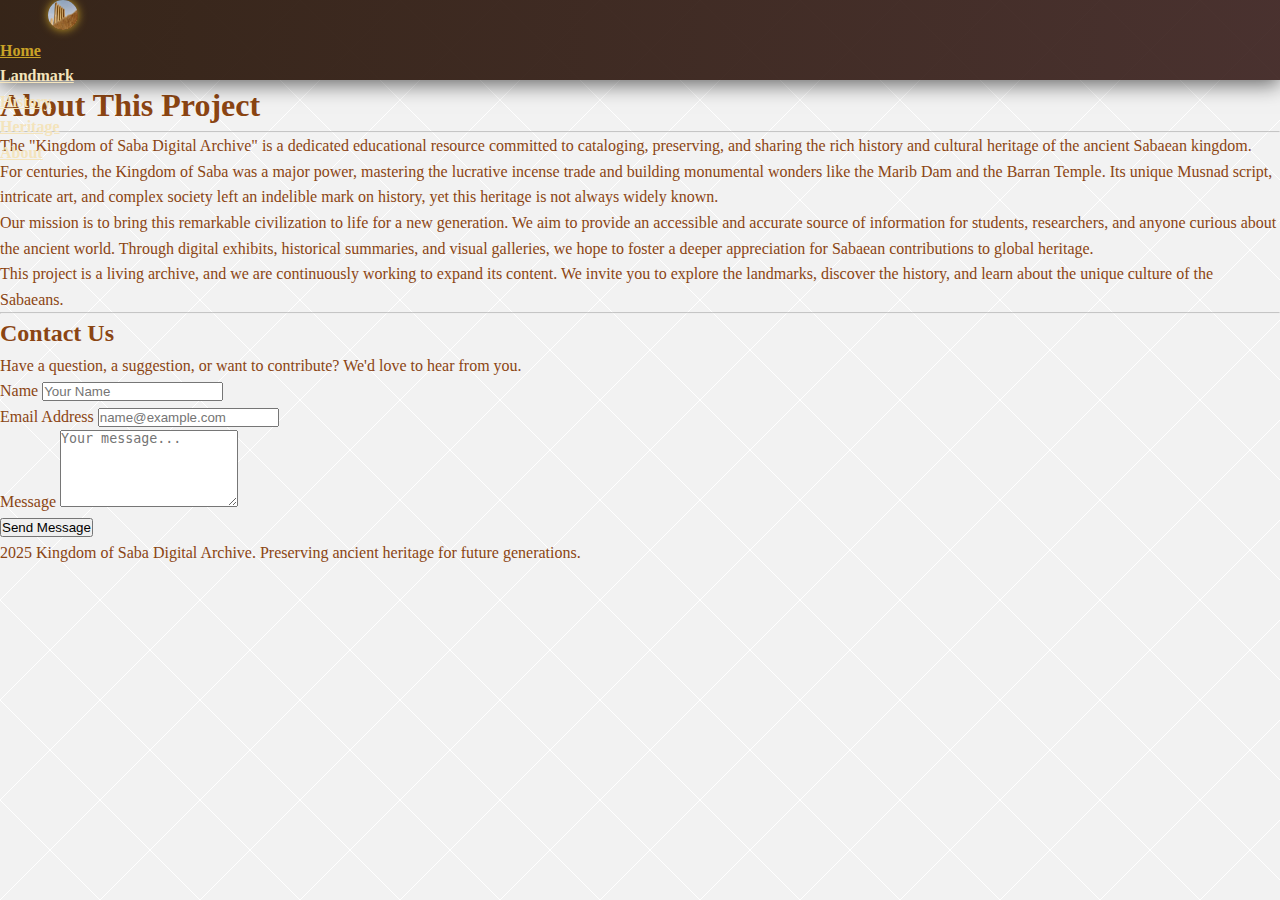
<file: about.html>
<!DOCTYPE html>
<html lang="en">
<head>
    <meta charset="UTF-8">
    <meta name="viewport" content="width=device-width, initial-scale=1.0">
    <link
      href="https://cdn.jsdelivr.net/npm/bootstrap@5.3.8/dist/css/bootstrap.min.css"
      rel="stylesheet"
      integrity="sha384-sRIl4kxILFvY47J16cr9ZwB07vP4J8+LH7qKQnuqkuIAvNWLzeN8tE5YBujZqJLB"
      crossorigin="anonymous"
    />
    <link rel="stylesheet" href="/css/styles.css">
    <title>Document</title>
</head>
<body>
     <nav class="navbar navbar-expand-lg navbar-light bg-light">
    <div class="container-fluid">
     <img src="images/logo.jpg" alt="Logo" width="30" height="30" class="logo">
      <button class="navbar-toggler" type="button" data-bs-toggle="collapse" data-bs-target="#navbarNav"
        aria-controls="navbarNav" aria-expanded="false" aria-label="Toggle navigation">
        <span class="navbar-toggler-icon"></span>
      </button>
      <div class="collapse navbar-collapse" id="navbarNav">
        <ul class="navbar-nav ms-auto">
          <li class="nav-item"><a class="nav-link active" aria-current="page" href="index.html">Home</a></li>
          <li class="nav-item"><a class="nav-link" href="landmark.html">Landmark</a></li>
          <li class="nav-item"><a class="nav-link" href="history.html">History</a></li>
          <li class="nav-item"><a class="nav-link" href="heritage.html">Heritage</a></li>
          <li class="nav-item"><a class="nav-link" href="about.html">About</a></li>
        </ul>
      </div>
    </div>
  </nav>


 <div class="container my-5">
      <div class="row">
        <div class="col-lg-10 mx-auto">
          <!-- Title from the PDF wireframe -->
          <h1 class="display-4 text-center">About This Project</h1>
          <hr class="my-4" />

          <!-- Content from the PDF -->
          <p class="lead">
            The "Kingdom of Saba Digital Archive" is a dedicated educational
            resource committed to cataloging, preserving, and sharing the rich
            history and cultural heritage of the ancient Sabaean kingdom.
          </p>
          <p>
            For centuries, the Kingdom of Saba was a major power, mastering the
            lucrative incense trade and building monumental wonders like the
            Marib Dam and the Barran Temple. Its unique Musnad script, intricate
            art, and complex society left an indelible mark on history, yet this
            heritage is not always widely known.
          </p>
          <p>
            Our mission is to bring this remarkable civilization to life for a
            new generation. We aim to provide an accessible and accurate source
            of information for students, researchers, and anyone curious about
            the ancient world. Through digital exhibits, historical summaries,
            and visual galleries, we hope to foster a deeper appreciation for
            Sabaean contributions to global heritage.
          </p>
          <p>
            This project is a living archive, and we are continuously working
            to expand its content. We invite you to explore the landmarks,
            discover the history, and learn about the unique culture of the
            Sabaeans.
          </p>

          <!-- === NEW CONTACT FORM SECTION === -->
          <hr class="my-5" />

          <h2 class="text-center mb-4">Contact Us</h2>
          <p class="text-center text-muted mb-4">
            Have a question, a suggestion, or want to contribute? We'd love to
            hear from you.
          </p>

          <div class="row justify-content-center">
            <div class="col-lg-8">
              <!-- Simple form. 'action' and 'method' are placeholders. -->
              <form id="contactForm">
                <!-- Name input -->
                <div class="mb-3">
                  <label for="name" class="form-label">Name</label>
                  <input
                    type="text"
                    class="form-control"
                    id="name"
                    placeholder="Your Name"
                    required
                  />
                </div>
                <!-- Email input -->
                <div class="mb-3">
                  <label for="email" class="form-label">Email Address</label>
                  <input
                    type="email"
                    class="form-control"
                    id="email"
                    placeholder="name@example.com"
                    required
                  />
                </div>
                <!-- Message textarea -->
                <div class="mb-3">
                  <label for="message" class="form-label">Message</label>
                  <textarea
                    class="form-control"
                    id="message"
                    rows="5"
                    placeholder="Your message..."
                    required
                  ></textarea>
                </div>
                <!-- Submit button -->
                <div class="text-center">
                  <button type="submit" class="btn btn-primary btn-lg px-5">
                    Send Message
                  </button>
                </div>
              </form>
              <!-- Message displayed on form submit -->
              <div
                id="formMessage"
                class="text-center mt-4"
                style="display: none"
              ></div>
            </div>
          </div>
          <!-- === END OF NEW SECTION === -->
        </div>
      </div>
    </div>


   <footer class="text-center py-4 mt-5 bg-light">
        <div class="container">
            <p class="mb-0 text-muted">
                2025 Kingdom of Saba Digital Archive. Preserving ancient heritage for future generations.
            </p>
        </div>

    </footer>
    <script
      src="https://cdn.jsdelivr.net/npm/bootstrap@5.3.8/dist/js/bootstrap.bundle.min.js"
      integrity="sha384-FKyoEForCGlyvwx9Hj09JcYn3nv7wiPVlz7YYwJrWVcXK/BmnVDxM+D2scQbITxI"
      crossorigin="anonymous"
    ></script>
</body>
</html>
</file>
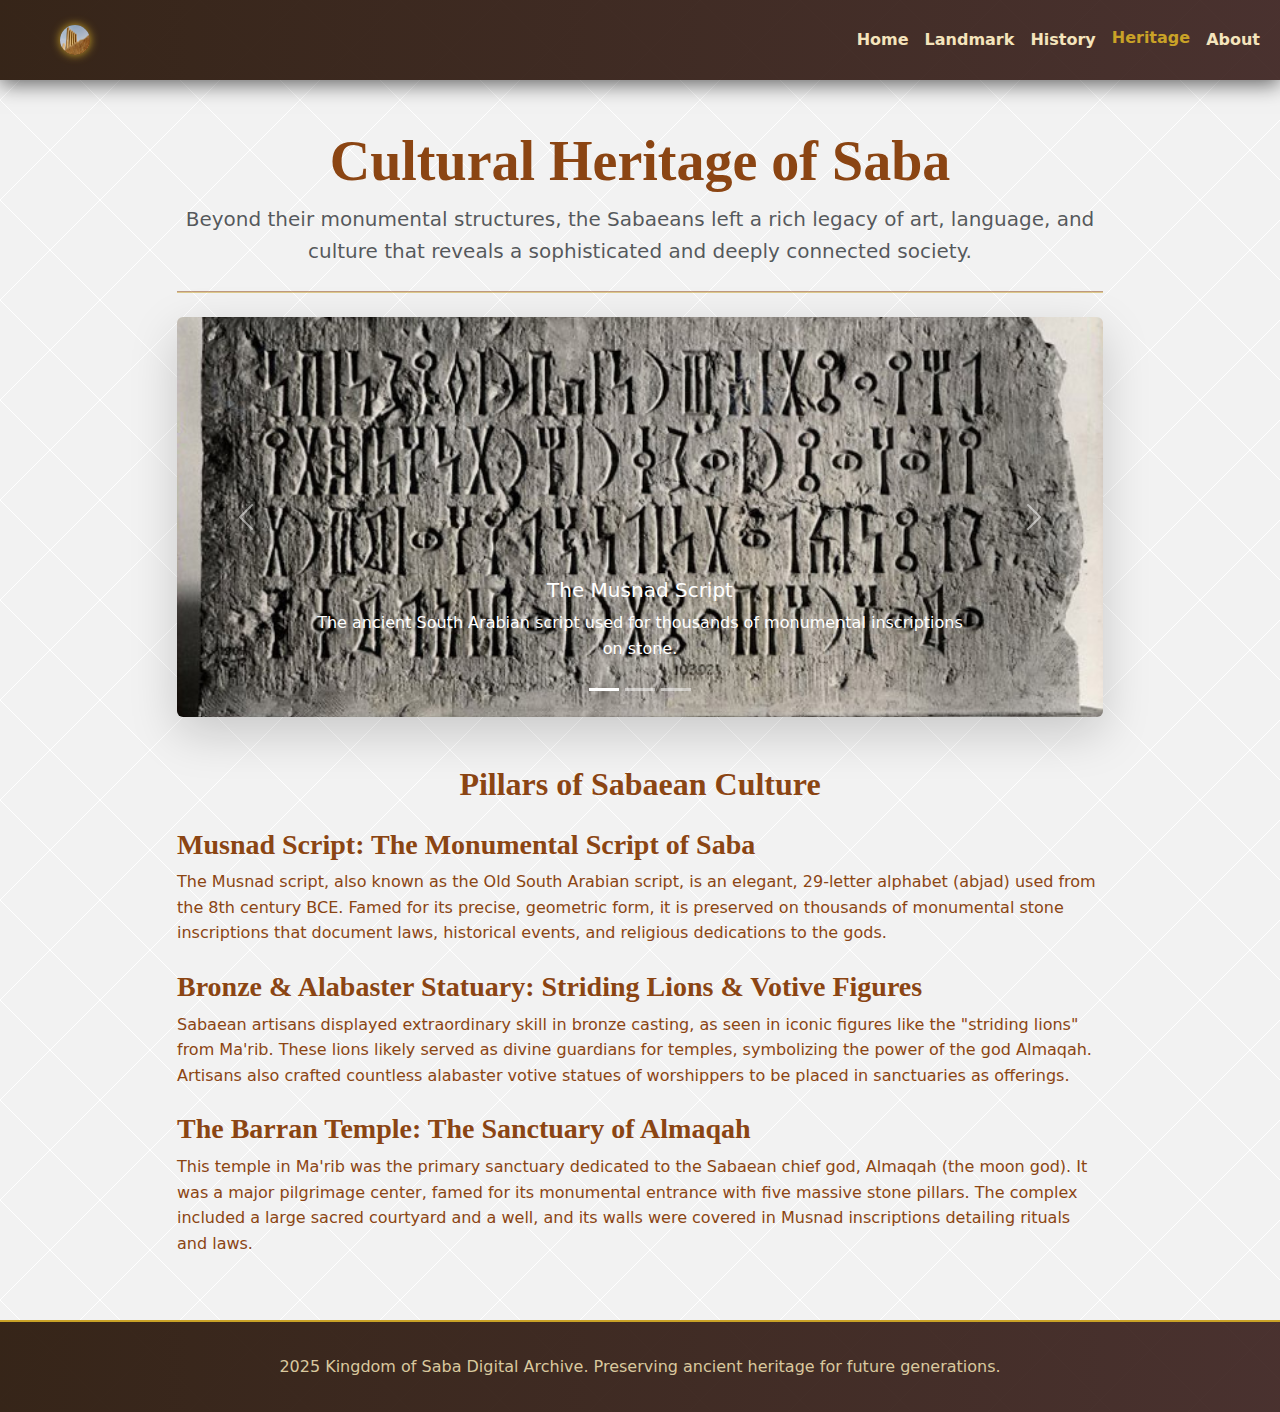
<file: heritage.html>
<!DOCTYPE html>
<html lang="en">
  <head>
    <meta charset="UTF-8" />
    <meta name="viewport" content="width=device-width, initial-scale=1.0" />

    <!-- === STYLESHEET LINKS === -->
    <link
      href="https://cdn.jsdelivr.net/npm/bootstrap@5.3.8/dist/css/bootstrap.min.css"
      rel="stylesheet"
      xintegrity="sha384-sRIl4kxILFvY47J16cr9ZwB07vP4J8+LH7qKQnuqkuIAvNWLzeN8tE5YBujZqJLB"
      crossorigin="anonymous"
    />
    <link rel="stylesheet" href="/css/landmark.css" />
    <!-- Link to the new heritage-specific styles -->
    <link rel="stylesheet" href="/css/styles.css" />
    <title>Sabaean Heritage</title>
  </head>
  <body>
    <!-- Standard Navbar -->
    <nav class="navbar navbar-expand-lg navbar-dark">
      <div class="container-fluid">
        <img
          src="images/logo.jpg"
          alt="Logo"
          width="30"
          height="30"
          class="logo"
        />
        <button
          class="navbar-toggler"
          type="button"
          data-bs-toggle="collapse"
          data-bs-target="#navbarNav"
          aria-controls="navbarNav"
          aria-expanded="false"
          aria-label="Toggle navigation"
        >
          <span class="navbar-toggler-icon"></span>
        </button>
        <div class="collapse navbar-collapse" id="navbarNav">
          <ul class="navbar-nav ms-auto">
            <li class="nav-item">
              <a class="nav-link" href="index.html">Home</a>
            </li>
            <li class="nav-item">
              <a class="nav-link" href="landmark.html">Landmark</a>
            </li>
            <li class="nav-item">
              <a class="nav-link" href="history.html">History</a>
            </li>
            <li class="nav-item">
              <a
                class="nav-link active"
                aria-current="page"
                href="heritage.html"
                >Heritage</a
              >
            </li>
            <li class="nav-item">
              <a class="nav-link" href="about.html">About</a>
            </li>
          </ul>
        </div>
      </div>
    </nav>

    <!-- Page Content -->
    <div class="container my-5">
      <div class="row">
        <div class="col-lg-10 mx-auto">
          <h1 class="display-4 text-center">Cultural Heritage of Saba</h1>
          <p class="lead text-center text-muted">
            Beyond their monumental structures, the Sabaeans left a rich legacy
            of art, language, and culture that reveals a sophisticated and
            deeply connected society.
          </p>
          <hr class="my-4" />
        </div>
      </div>

      <!-- Carousel Section (from your HTML) -->
      <div class="row justify-content-center">
        <div class="col-lg-10">
          <div
            id="carouselExampleCaptions"
            class="carousel slide shadow-lg rounded overflow-hidden"
            data-bs-ride="carousel"
          >
            <div class="carousel-indicators">
              <button
                type="button"
                data-bs-target="#carouselExampleCaptions"
                data-bs-slide-to="0"
                class="active"
                aria-current="true"
                aria-label="Slide 1"
              ></button>
              <button
                type="button"
                data-bs-target="#carouselExampleCaptions"
                data-bs-slide-to="1"
                aria-label="Slide 2"
              ></button>
              <button
                type="button"
                data-bs-target="#carouselExampleCaptions"
                data-bs-slide-to="2"
                aria-label="Slide 3"
              ></button>
            </div>
            <div class="carousel-inner">
              <!-- Slide 1: Musnad Script -->
              <div class="carousel-item active">
                <img
                  src="images/musnad-1.jpg"
                  class="carousel-img"
                  alt="Musnad Script"
                />
                <div class="carousel-caption d-none d-md-block">
                  <h5>The Musnad Script</h5>
                  <p>
                    The ancient South Arabian script used for thousands of
                    monumental inscriptions on stone.
                  </p>
                </div>
              </div>
              <!-- Slide 2: Sabaean Sculpture -->
              <div class="carousel-item">
                <img
                  src="images/striding lions.jpg"
                  class="carousel-img"
                  alt="Sabaean Sculpture"
                />
                <div class="carousel-caption d-none d-md-block">
                  <h5>Bronze & Alabaster</h5>
                  <p>
                    Sabaean artisans excelled in crafting intricate sculptures
                    from bronze and alabaster, often depicting animals and
                    religious figures.
                  </p>
                </div>
              </div>
              <!-- Slide 3: Metalwork -->
              <div class="carousel-item">
                <img
                  src="images/The Landmarks of the Ancient Kingdom of Saba.jpg"
                  class="carousel-img"
                  alt="Sabaean Metalwork"
                />
                <div class="carousel-caption d-none d-md-block">
                  <h5>Barran Temple & Musnad</h5>
                  <p>
                    The Barran Temple, with its intricate carvings and the
                    Musnad script, stands as a testament to the artistic and
                    architectural achievements of the Sabaeans.
                  </p>
                </div>
              </div>
            </div>
            <button
              class="carousel-control-prev"
              type="button"
              data-bs-target="#carouselExampleCaptions"
              data-bs-slide="prev"
            >
              <span
                class="carousel-control-prev-icon"
                aria-hidden="true"
              ></span>
              <span class="visually-hidden">Previous</span>
            </button>
            <button
              class="carousel-control-next"
              type="button"
              data-bs-target="#carouselExampleCaptions"
              data-bs-slide="next"
            >
              <span
                class="carousel-control-next-icon"
                aria-hidden="true"
              ></span>
              <span class="visually-hidden">Next</span>
            </button>
          </div>
        </div>
      </div>

      <!-- Heritage List Section (from your wireframe) -->
      
         <div class="row justify-content-center">
        <div class="col-lg-10">
          <h2 class="text-center mt-5 mb-4">Pillars of Sabaean Culture</h2>

          <h3 class="mt-4">Musnad Script: The Monumental Script of Saba</h3>
          <p>
            The Musnad script, also known as the Old South Arabian script, is an
            elegant, 29-letter alphabet (abjad) used from the 8th century BCE.
            Famed for its precise, geometric form, it is preserved on
            thousands of monumental stone inscriptions that document laws,
            historical events, and religious dedications to the gods.
          </p>

          <h3 class="mt-4">Bronze & Alabaster Statuary: Striding Lions & Votive Figures</h3>
          <p>
            Sabaean artisans displayed extraordinary skill in bronze casting,
            as seen in iconic figures like the "striding lions" from Ma'rib.
            These lions likely served as divine guardians for temples,
            symbolizing the power of the god Almaqah. Artisans also crafted
            countless alabaster votive statues of worshippers to be placed in
            sanctuaries as offerings.
          </p>

          <h3 class="mt-4">The Barran Temple: The Sanctuary of Almaqah</h3>
          <p>
            This temple in Ma'rib was the primary sanctuary dedicated to the
            Sabaean chief god, Almaqah (the moon god). It was a major
            pilgrimage center, famed for its monumental entrance with five
            massive stone pillars. The complex included a large sacred
            courtyard and a well, and its walls were covered in Musnad
            inscriptions detailing rituals and laws.
          </p>

        </div>
      </div>
        </div>
      </div>
    </div>

    <!-- Standard Footer -->
    <footer class="text-center site-footer">
      <div class="container">
        <p class="mb-0">
          2025 Kingdom of Saba Digital Archive. Preserving ancient heritage for
          future generations.
        </p>
      </div>
    </footer>

    <!-- Bootstrap 5 JS Bundle (This makes the menu AND carousel work) -->
    <script
      src="https://cdn.jsdelivr.net/npm/bootstrap@5.3.8/dist/js/bootstrap.bundle.min.js"
      xintegrity="sha384-FKyoEForCGlyvwx9Hj09JcYn3nv7wiPVlz7YYwJrWVcXK/BmnVDxM+D2scQbITxI"
      crossorigin="anonymous"
    ></script>
  </body>
</html>
</file>
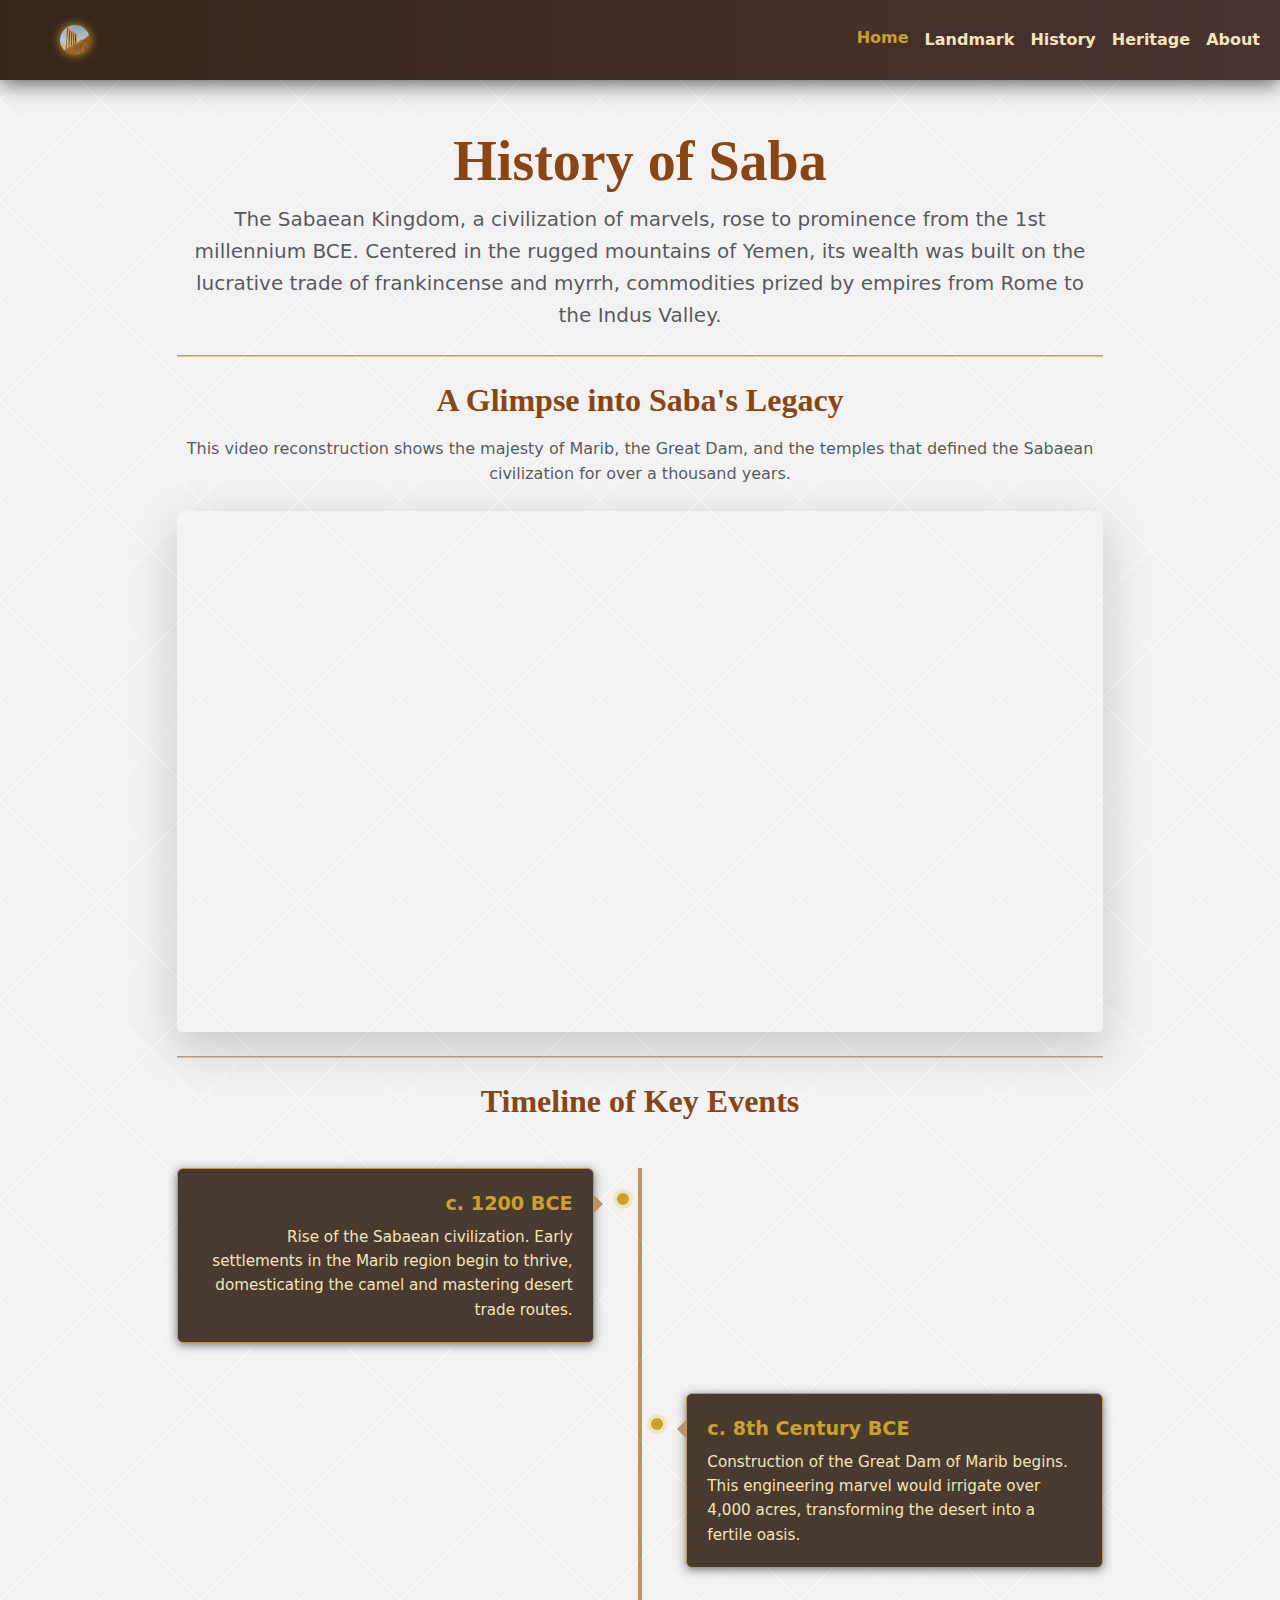
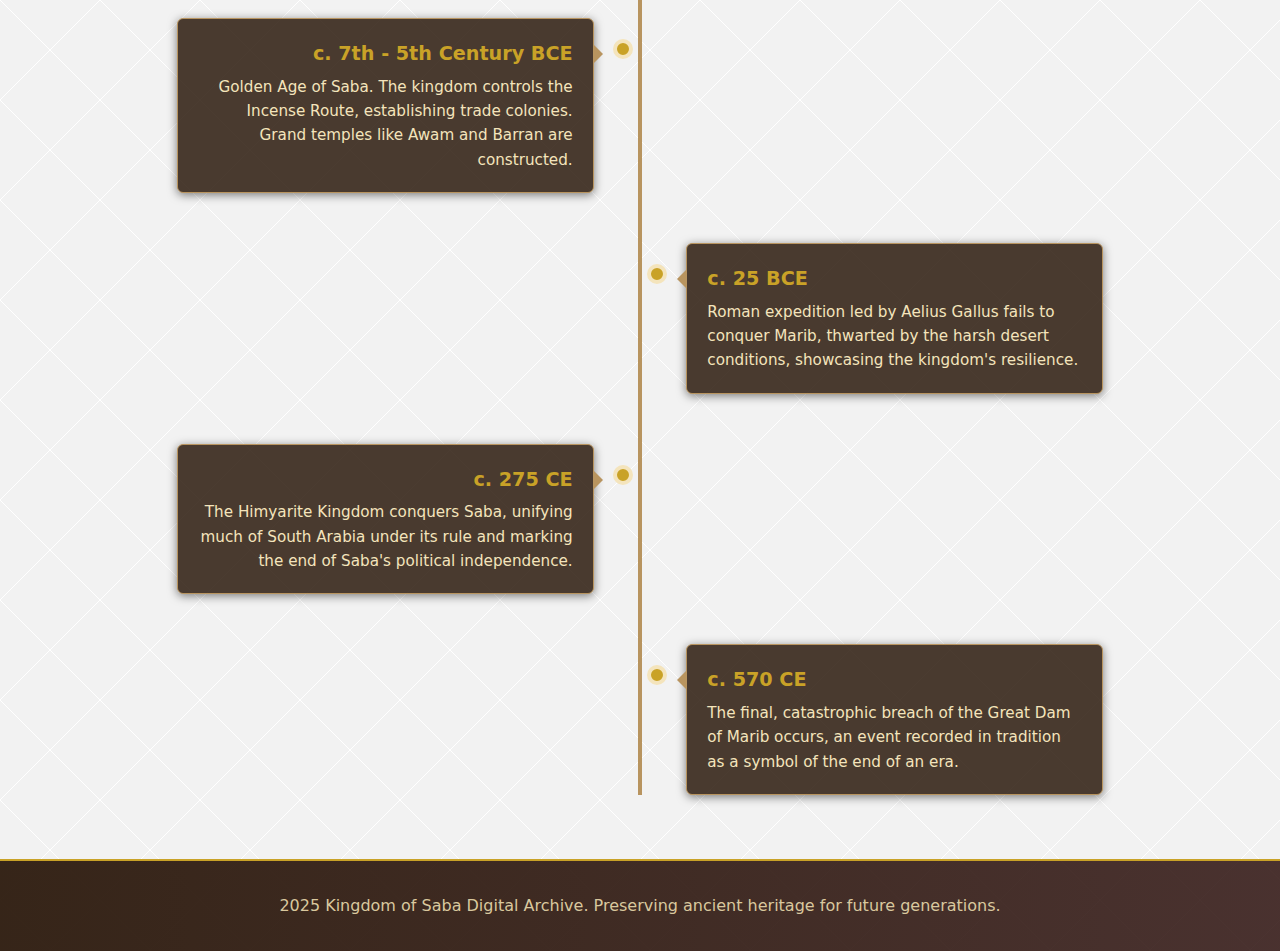
<file: history.html>
<!DOCTYPE html>
<html lang="en">
<head>
    <meta charset="UTF-8">
   <meta name="viewport" content="width=device-width, initial-scale=1.0" />
  <link href="https://cdn.jsdelivr.net/npm/bootstrap@5.3.3/dist/css/bootstrap.min.css" rel="stylesheet" integrity="sha384-QWTKZyjpPEjISv5WaRU9OFeRpok6YctnYmDr5pNlyT2bRjXh0JMhjY6hW+ALEwIH" crossorigin="anonymous">
  <link rel="stylesheet" href="/css/styles.css" />
  <title>History of Ancient Kingdom of Saba</title>


</head>
<body>
     <nav class="navbar navbar-expand-lg navbar-light bg-light">
    <div class="container-fluid">
     <img src="images/logo.jpg" alt="Logo" width="30" height="30" class="logo">
      <button class="navbar-toggler" type="button" data-bs-toggle="collapse" data-bs-target="#navbarNav"
        aria-controls="navbarNav" aria-expanded="false" aria-label="Toggle navigation">
        <span class="navbar-toggler-icon"></span>
      </button>
      <div class="collapse navbar-collapse" id="navbarNav">
        <ul class="navbar-nav ms-auto">
          <li class="nav-item"><a class="nav-link active" aria-current="page" href="index.html">Home</a></li>
          <li class="nav-item"><a class="nav-link" href="landmark.html">Landmark</a></li>
          <li class="nav-item"><a class="nav-link" href="history.html">History</a></li>
          <li class="nav-item"><a class="nav-link" href="heritage.html">Heritage</a></li>
          <li class="nav-item"><a class="nav-link" href="about.html">About</a></li>
        </ul>
      </div>
    </div>
  </nav>

<div class="container my-5">

        <div class="row">
            <div class="col-lg-10 mx-auto text-center">
                <h1 class="display-4">History of Saba</h1>
                <p class="lead text-muted">
                    The Sabaean Kingdom, a civilization of marvels, rose to prominence from the 1st millennium BCE.
                    Centered in the rugged mountains of Yemen, its wealth was built on the lucrative trade of
                    frankincense and myrrh, commodities prized by empires from Rome to the Indus Valley.
                </p>
                <hr class="my-4">
            </div>
        </div>

        <div class="row justify-content-center">
            <div class="col-lg-10 text-center">
                <h2 class="mb-3">A Glimpse into Saba's Legacy</h2>
                <p class="text-muted">
                    This video reconstruction shows the majesty of Marib, the Great Dam, and the temples that defined
                    the Sabaean civilization for over a thousand years.
                </p>
                <div class="ratio ratio-16x9 shadow-lg rounded overflow-hidden my-4">
                    <iframe src="https://www.youtube.com/embed/JwvoSjticXM?si=13xoNxZeukVWPmH3"
                        class="object-fit-cover" autoplay loop muted playsinline controls>
                        Your browser does not support the video tag.
                        
                    </iframe>
                </div>
                <hr class="my-4">
            </div>
        </div>

        <div class="row">
            <div class="col-lg-10 mx-auto">
                <h2 class="text-center mb-5">Timeline of Key Events</h2>

                <ul class="timeline">
                    <li class="timeline-item">
                        <div class="timeline-item-content">
                            <div class="timeline-date">c. 1200 BCE</div>
                            <p class="timeline-text">
                                Rise of the Sabaean civilization. Early settlements in the Marib region begin to thrive,
                                domesticating the camel and mastering desert trade routes.
                            </p>
                        </div>
                    </li>
                    <li class="timeline-item">
                        <div class="timeline-item-content">
                            <div class="timeline-date">c. 8th Century BCE</div>
                            <p class="timeline-text">
                                Construction of the Great Dam of Marib begins. This engineering marvel would irrigate
                                over 4,000 acres, transforming the desert into a fertile oasis.
                            </p>
                        </div>
                    </li>
                    <li class="timeline-item">
                        <div class="timeline-item-content">
                            <div class="timeline-date">c. 7th - 5th Century BCE</div>
                            <p class="timeline-text">
                                Golden Age of Saba. The kingdom controls the Incense Route, establishing trade colonies.
                                Grand temples like Awam and Barran are constructed.
                            </p>
                        </div>
                    </li>
                    <li class="timeline-item">
                        <div class="timeline-item-content">
                            <div class="timeline-date">c. 25 BCE</div>
                            <p class="timeline-text">
                                Roman expedition led by Aelius Gallus fails to conquer Marib, thwarted by the harsh
                                desert conditions, showcasing the kingdom's resilience.
                            </p>
                        </div>
                    </li>
                    <li class="timeline-item">
                        <div class="timeline-item-content">
                            <div class="timeline-date">c. 275 CE</div>
                            <p class="timeline-text">
                                The Himyarite Kingdom conquers Saba, unifying much of South Arabia under its rule and
                                marking the end of Saba's political independence.
                            </p>
                        </div>
                    </li>
                    <li class="timeline-item">
                        <div class="timeline-item-content">
                            <div class="timeline-date">c. 570 CE</div>
                            <p class="timeline-text">
                                The final, catastrophic breach of the Great Dam of Marib occurs, an event recorded in
                                tradition as a symbol of the end of an era.
                            </p>
                        </div>
                    </li>
                </ul>
            </div>
        </div>
    </div>


  <footer class="text-center site-footer">
      <div class="container">
        <p class="mb-0">
          2025 Kingdom of Saba Digital Archive. Preserving ancient heritage for
          future generations.
        </p>
      </div>
    </footer>
     <script src="https://cdn.jsdelivr.net/npm/bootstrap@5.3.8/dist/js/bootstrap.bundle.min.js" integrity="sha384-FKyoEForCGlyvwx9Hj09JcYn3nv7wiPVlz7YYwJrWVcXK/BmnVDxM+D2scQbITxI" crossorigin="anonymous"></script>
</body>
</html>
</file>
<file: css/styles.css>
:root {
  --parchment: #f4e4bc;
  --parchment-dark: #d9c89e;
  --gold: #c9a227;
  --desert-sand: #e6c9a8;
  --desert-dark: #b8945f;
  --incense: #8b4513;
}

* {
  box-sizing: border-box;
  margin: 0;
  padding: 0;
}

body {
 
  line-height: 1.6;
  overflow-x: hidden;
  color: var(--incense) !important;
  background-image: url('data:image/svg+xml;utf8,<svg xmlns="http://www.w3.org/2000/svg" width="100" height="100" opacity="0.05"><rect width="100" height="100" fill="%23000"/><path d="M0,0 L100,100 M100,0 L0,100" stroke="%23fff" stroke-width="1"/></svg>');
}

.navbar {
  background: linear-gradient(to right, rgba(44, 26, 13, 0.95), rgba(44, 16, 13, 0.85));
  box-shadow: 0 4px 20px rgba(0, 0, 0, 0.6);
  position: relative;
  z-index: 1000;
  height: 5rem;
}
.logo {
  border-radius: 50%;
  box-shadow: 0 0 10px var(--gold);
  margin-left: 3rem;
}
@media (max-width: 991.98px) {
  .navbar-collapse {
    position: absolute;
    top: 100%;
    left: 0;
    right: 0;
    background: linear-gradient(to bottom, rgba(44, 26, 13, 0.98), rgba(44, 16, 13, 0.95));
    z-index: 999;
    padding: 1rem;
    border-bottom: 2px solid var(--gold);
  }

  .navbar-nav {
    text-align: center;
  }

  .navbar-nav .nav-link {
    display: block;
    padding: 0.75rem 0;
    border-radius: 4px;
    transition: background 0.3s ease;
  }

  .navbar-nav .nav-link:hover {
    background: rgba(201, 162, 39, 0.15);
  }
}

.navbar-brand,
.nav-link {
  color: var(--parchment) !important;
  font-weight: bold;
  transition: color 0.3s ease, transform 0.2s;
}

.navbar-brand:hover,
.nav-link:hover,
.nav-link.active {
  color: var(--gold) !important;
  transform: translateY(-2px);
}

.navbar-toggler {
  background-color: var(--parchment-dark);
  border: none;
}

.navbar-toggler-icon {
  filter: brightness(0.8);
}

.display-4,
h1,
h2,
h3,
h5.card-title {
  font-family: "Georgia", serif;
  font-weight: 600;
}




hr {
  background-color: var(--gold);
  opacity: 0.5;
  height: 2px;
}


.btn-custom {
  background-color: var(--desert-dark);
  color: var(--parchment);
  border: 1px solid var(--gold);
  font-weight: 600;
  transition: all 0.3s ease;
}

.btn-custom:hover {
  background-color: var(--gold);
  color: var(--incense);
  border-color: var(--parchment);
  transform: translateY(-2px);
  box-shadow: 0 4px 8px rgba(0, 0, 0, 0.3);
}

.site-footer {
  background: linear-gradient(to right, rgba(44, 26, 13, 0.95), rgba(44, 16, 13, 0.85));
  border-top: 2px solid var(--gold);
  padding: 2rem 0; 
}

.site-footer p {
  color: var(--parchment-dark) !important;
  margin-bottom: 0;
}



.timeline {
  list-style-type: none;
  position: relative;
  padding-left: 0;
}

.timeline:before {
  content: '';
  position: absolute;
  left: 50%;
  transform: translateX(-50%);
  top: 0;
  bottom: 0;
  width: 4px;
  background-color: var(--desert-dark);
}

.timeline-item {
  position: relative;
  margin-bottom: 50px;
}

.timeline-item:last-child {
  margin-bottom: 0;
}

.timeline-item-content {
  position: relative;
  width: 45%;
  background-color: rgba(44, 26, 13, 0.85); /* Match card bg */
  border: 1px solid var(--desert-dark);
  padding: 20px;
  border-radius: 6px;
  box-shadow: 0 2px 10px rgba(0, 0, 0, 0.5);
}

.timeline-item:nth-child(odd) .timeline-item-content {
  left: 0;
  text-align: right;
}

.timeline-item:nth-child(even) .timeline-item-content {
  left: 55%;
}

.timeline-item-content:after {
  content: '';
  position: absolute;
  top: 20px;
  width: 20px;
  height: 20px;
  border-radius: 50%;
  background-color: var(--gold);
  border: 4px solid var(--parchment);
  z-index: 1; 
}

.timeline-item:nth-child(odd) .timeline-item-content:after {
  right: -30px;
  transform: translateX(50%); 
}

.timeline-item:nth-child(even) .timeline-item-content:after {
  left: -30px;
  transform: translateX(-50%); 
}


.timeline-item-content:before {
  content: '';
  position: absolute;
  top: 25px;
  width: 0;
  height: 0;
  border-style: solid;
}

.timeline-item:nth-child(odd) .timeline-item-content:before {
  right: -10px;
  border-width: 10px 0 10px 10px;
  border-color: transparent transparent transparent var(--desert-dark);
}

.timeline-item:nth-child(even) .timeline-item-content:before {
  left: -10px;
  border-width: 10px 10px 10px 0;
  border-color: transparent var(--desert-dark) transparent transparent;
}

.timeline-date {
  font-size: 1.2rem;
  font-weight: bold;
  color: var(--gold);
  margin-bottom: 5px;
}

.timeline-text {
  font-size: 0.95rem;
  color: var(--parchment);
  margin-bottom: 0; 
}


@media (max-width: 767.98px) {
  .timeline:before {
    left: 20px; 
  }

  .timeline-item-content {
    width: 90%;
    left: 10% !important; 
    text-align: left !important;
  }

  .timeline-item-content:after {
    left: -30px !important;
    transform: translateX(-50%) !important; 
  }

  .timeline-item-content:before {
    left: -10px !important;
    border-width: 10px 10px 10px 0 !important;
    border-color: transparent var(--desert-dark) transparent transparent !important;
  }
}



.carousel-img {
  height: 400px;
  object-fit: cover;
  width: 100%;
}
</file>
<file: css/landmark.css>
.card-container {
   
    gap: 8rem !important;
}

.card{
    background-color: rgba(159, 98, 54, 0.85); /* Match card bg */
    border: 1px solid var(--desert-dark);
    box-shadow: 0 2px 10px rgba(0, 0, 0, 0.5);
    color: white
}
.card img{
    height: 350px;
    object-fit: cover;
    

}
</file>
